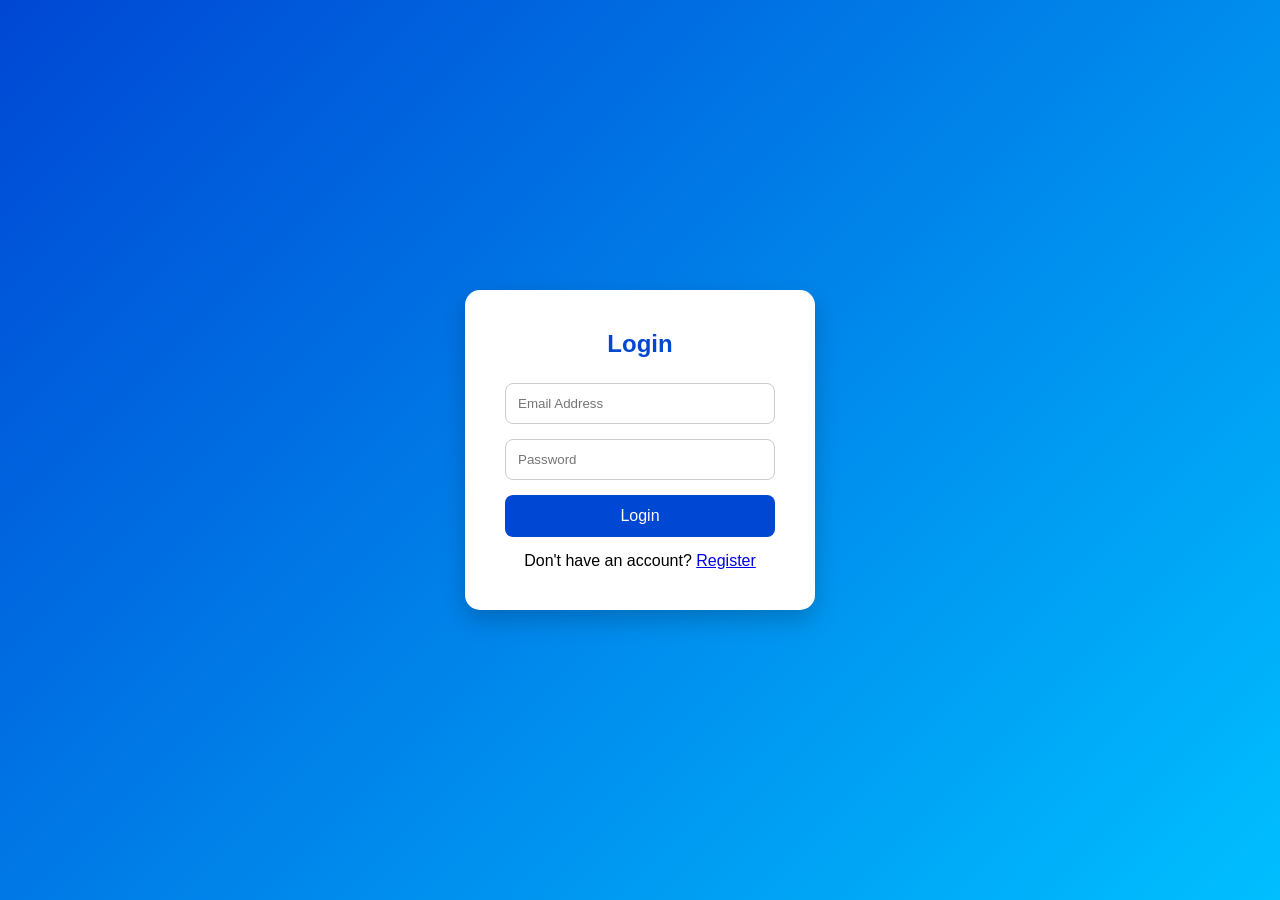
<file: login.html>
<!DOCTYPE html>
<html lang="en">
<head>
<meta charset="UTF-8">
<meta name="viewport" content="width=device-width, initial-scale=1.0">
<title>Login Page</title>

<style>
*{
    margin:0;
    padding:0;
    box-sizing:border-box;
    font-family:Arial,sans-serif;
}

body{
    display:flex;
    justify-content:center;
    align-items:center;
    min-height:100vh;
    background:linear-gradient(135deg,#0047d4,#00bfff);
}

.login-box{
    background:#fff;
    padding:40px;
    width:350px;
    border-radius:15px;
    box-shadow:0 10px 25px rgba(0,0,0,0.2);
}

.login-box h2{
    text-align:center;
    margin-bottom:25px;
    color:#0047d4;
}

.input-group{
    margin-bottom:15px;
}

.input-group input{
    width:100%;
    padding:12px;
    border:1px solid #ccc;
    border-radius:8px;
    outline:none;
}

.input-group input:focus{
    border-color:#0047d4;
}

button{
    width:100%;
    padding:12px;
    border:none;
    border-radius:8px;
    background:#0047d4;
    color:white;
    font-size:16px;
    cursor:pointer;
    
}

button:hover{
    background:#0032a0;
}

.signup{
    text-align:center;
    margin-top:15px;
}
</style>
</head>
<body>

<div class="login-box">
    <h2>Login</h2>

    <form>
        <div class="input-group">
            <input type="email" placeholder="Email Address" required>
        </div>

        <div class="input-group">
            <input type="password" placeholder="Password" required>
        </div>

        <button type="submit">Login</button>

        <div class="signup">
            Don't have an account?
            <a href="#">Register</a>
        </div>
    </form>
</div>

</body>
</html>
</file>
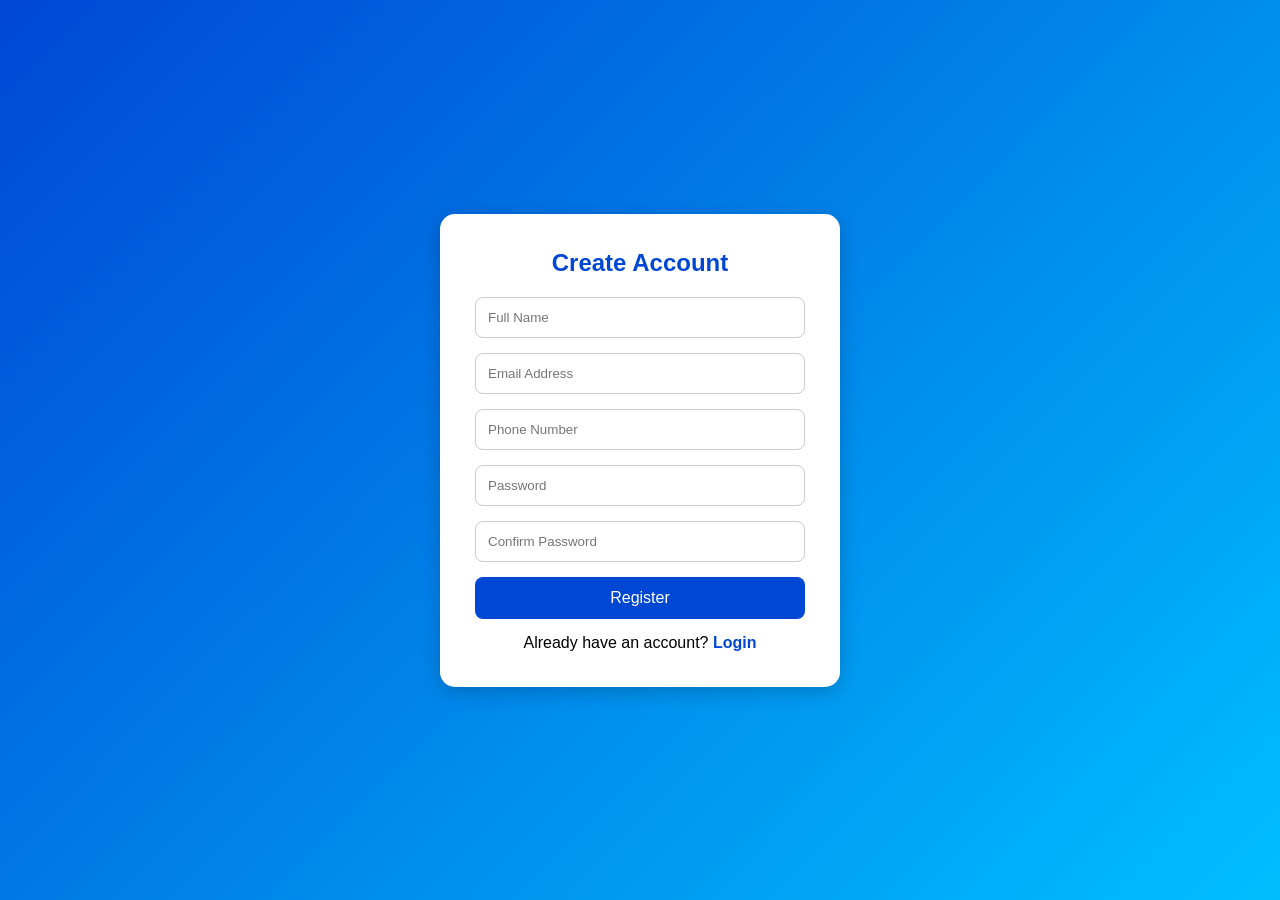
<file: Register.html>
<!DOCTYPE html>
<html lang="en">
<head>
<meta charset="UTF-8">
<meta name="viewport" content="width=device-width, initial-scale=1.0">
<title>Register</title>

<style>
*{
    margin:0;
    padding:0;
    box-sizing:border-box;
    font-family:Arial, sans-serif;
}

body{
    min-height:100vh;
    display:flex;
    justify-content:center;
    align-items:center;
    background:linear-gradient(135deg,#0047d4,#00bfff);
}

.container{
    width:400px;
    background:#fff;
    padding:35px;
    border-radius:15px;
    box-shadow:0 5px 20px rgba(0,0,0,0.2);
}

.container h2{
    text-align:center;
    margin-bottom:20px;
    color:#0047d4;
}

.input-box{
    margin-bottom:15px;
}

.input-box input{
    width:100%;
    padding:12px;
    border:1px solid #ccc;
    border-radius:8px;
    outline:none;
}

.input-box input:focus{
    border-color:#0047d4;
}

.btn{
    width:100%;
    padding:12px;
    border:none;
    border-radius:8px;
    background:#0047d4;
    color:#fff;
    font-size:16px;
    cursor:pointer;
}

.btn:hover{
    background:#0033a0;
}

.login-link{
    text-align:center;
    margin-top:15px;
}

.login-link a{
    color:#0047d4;
    text-decoration:none;
    font-weight:bold;
}
</style>
</head>
<body>

<div class="container">
    <h2>Create Account</h2>

    <form action="#" method="post">

        <div class="input-box">
            <input type="text" name="fullname" placeholder="Full Name" required>
        </div>

        <div class="input-box">
            <input type="email" name="email" placeholder="Email Address" required>
        </div>

        <div class="input-box">
            <input type="tel" name="phone" placeholder="Phone Number" required>
        </div>

        <div class="input-box">
            <input type="password" name="password" placeholder="Password" required>
        </div>

        <div class="input-box">
            <input type="password" name="confirm_password" placeholder="Confirm Password" required>
        </div>

        <button type="submit" class="btn">Register</button>

        <div class="login-link">
            Already have an account?
            <a href="login.html">Login</a>
        </div>

    </form>
</div>

</body>
</html>
</file>
